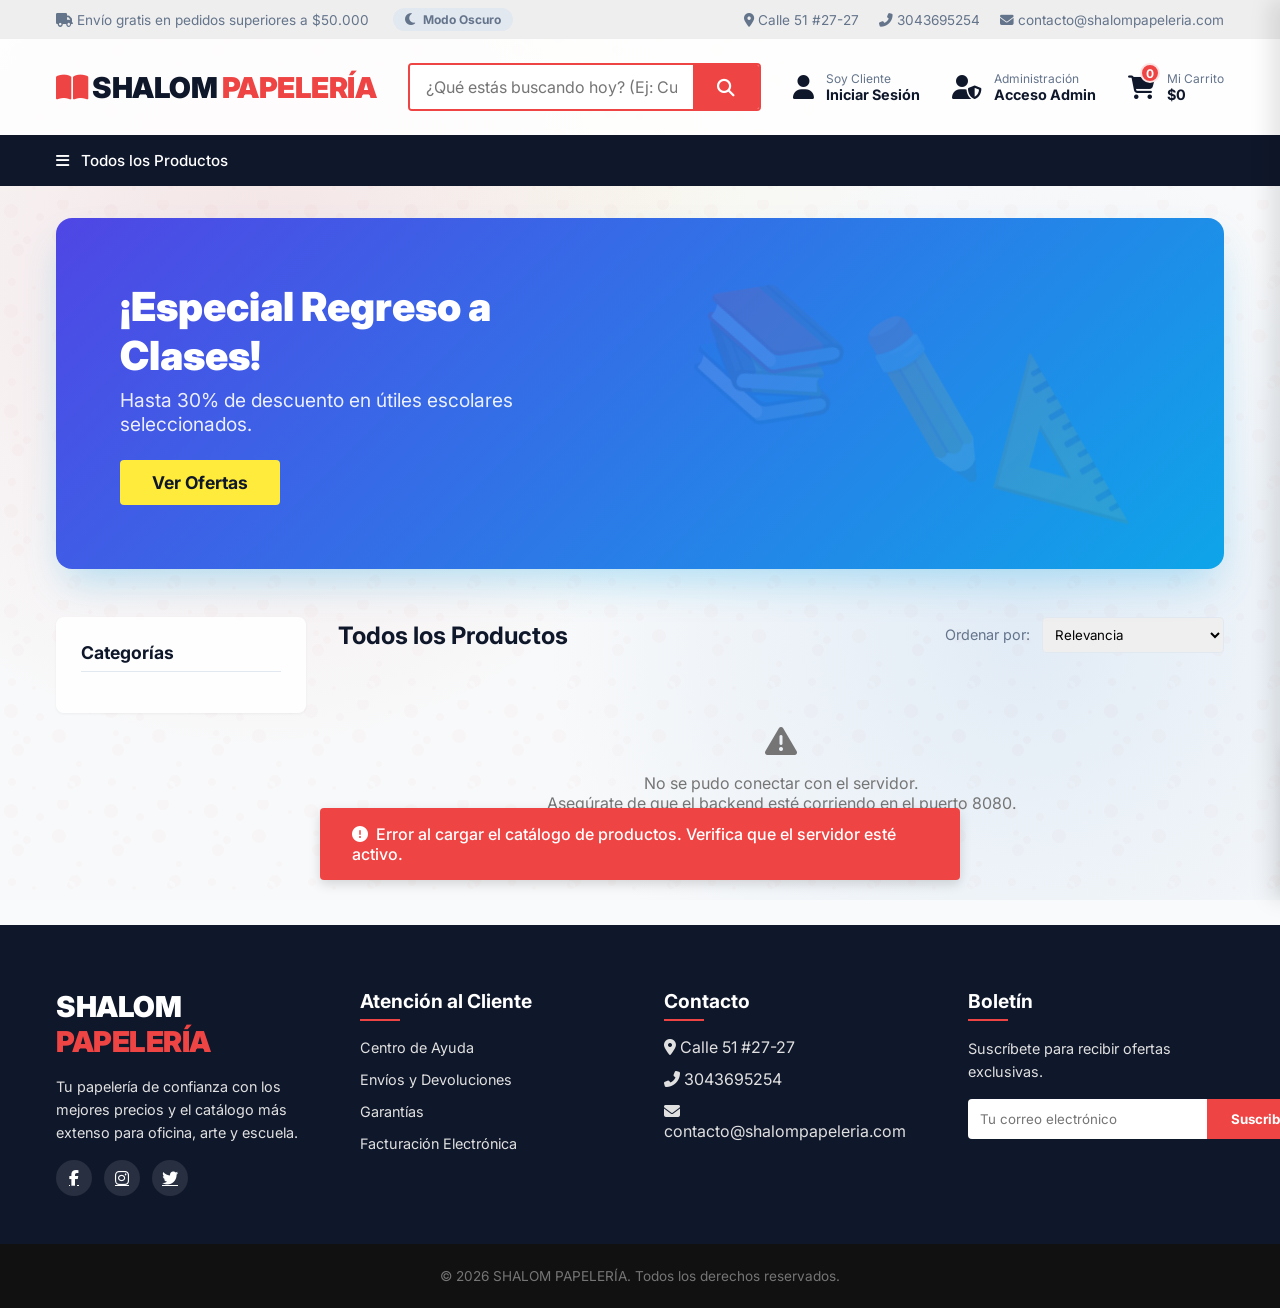
<file: src/main/resources/static/index.html>
<!DOCTYPE html>
<html lang="es">

<head>
    <meta charset="UTF-8">
    <meta name="viewport" content="width=device-width, initial-scale=1.0">
    <title>SHALOM PAPELERIA | Tu papelería de confianza</title>
    <link href="https://fonts.googleapis.com/css2?family=Roboto:wght@300;400;500;700;900&display=swap" rel="stylesheet">
    <link rel="stylesheet" href="https://cdnjs.cloudflare.com/ajax/libs/font-awesome/6.4.0/css/all.min.css">
    <link rel="icon"
        href="data:image/svg+xml,<svg xmlns='http://www.w3.org/2000/svg' viewBox='0 0 100 100'><text y='.9em' font-size='90'>📚</text></svg>">
    <link rel="stylesheet" href="style.css">
    <style>
        .modal {
            display: none;
            position: fixed;
            z-index: 2000;
            left: 0;
            top: 0;
            width: 100%;
            height: 100%;
            background-color: rgba(0, 0, 0, 0.6);
            backdrop-filter: blur(5px);
            overflow-y: auto;
            opacity: 0;
            transition: opacity 0.3s ease;
        }

        .modal.open {
            display: flex;
            align-items: center;
            justify-content: center;
            opacity: 1;
        }

        .modal-content {
            background-color: #fff;
            border-radius: 12px;
            box-shadow: 0 15px 35px rgba(0, 0, 0, 0.2);
            transform: translateY(-20px);
            transition: transform 0.3s ease;
        }

        .modal.open .modal-content {
            transform: translateY(0);
        }

        .btn-cancelar {
            background: #f1f5f9;
            color: #64748b;
            border: 1px solid #e2e8f0;
            padding: 0.75rem 1.5rem;
            border-radius: 6px;
            font-weight: 600;
            cursor: pointer;
            transition: all 0.2s;
        }

        .btn-cancelar:hover {
            background: #e2e8f0;
            color: #1e293b;
        }
    </style>
</head>

<body>
    <!-- Top Header -->
    <div class="top-bar">
        <div class="top-bar-content">
            <div style="display: flex; align-items: center; gap: 1.5rem;">
                <span><i class="fas fa-truck"></i> Envío gratis en pedidos superiores a $50.000</span>
                <div class="theme-toggle" onclick="toggleTheme()"
                    style="cursor: pointer; padding: 0.25rem 0.75rem; background: var(--border); border-radius: 20px; display: flex; align-items: center; gap: 0.5rem; transition: all 0.3s;">
                    <i id="theme-icon" class="fas fa-moon"></i>
                    <span id="theme-text" style="font-weight: bold; font-size: 0.75rem;">Modo Oscuro</span>
                </div>
            </div>
            <div class="top-links">
                <a href="#"><i class="fas fa-map-marker-alt"></i> Calle 51 #27-27</a>
                <a href="#"><i class="fas fa-phone-alt"></i> 3043695254</a>
                <a href="mailto:contacto@shalompapeleria.com"><i class="fas fa-envelope"></i>
                    contacto@shalompapeleria.com</a>
            </div>
        </div>
    </div>

    <!-- Main Header -->
    <header class="main-header">
        <div class="header-container">
            <div class="logo" onclick="cargarTodosLosProductos()">
                <i class="fas fa-book-open text-primary"></i> SHALOM<span class="text-primary"> PAPELERÍA</span>
            </div>

            <div class="search-bar">
                <input type="text" id="search-input" placeholder="¿Qué estás buscando hoy? (Ej: Cuadernos, Lápices...)"
                    autocomplete="off">
                <button onclick="buscarProductos()"><i class="fas fa-search"></i></button>
            </div>

            <div class="header-actions">
                <div class="action-item" id="user-info-section" onclick="window.location.href='login.html'">
                    <i class="fas fa-user text-primary"></i>
                    <div class="action-text">
                        <span id="user-status">Soy Cliente</span>
                        <strong id="user-action">Iniciar Sesión</strong>
                    </div>
                </div>
                <div class="action-item" id="admin-login-section" onclick="window.location.href='login.html'">
                    <i class="fas fa-user-shield text-primary"></i>
                    <div class="action-text">
                        <span>Administración</span>
                        <strong>Acceso Admin</strong>
                    </div>
                </div>
                <div class="action-item cart-icon" onclick="toggleCart()">
                    <div class="cart-badge" id="cart-count">0</div>
                    <i class="fas fa-shopping-cart"></i>
                    <div class="action-text">
                        <span>Mi Carrito</span>
                        <strong id="cart-total-header">$0.00</strong>
                    </div>
                </div>
            </div>
        </div>
    </header>

    <!-- Navigation -->
    <nav class="main-nav">
        <div class="nav-container" id="category-nav">
            <a href="#" onclick="cargarTodosLosProductos()"><i class="fas fa-bars"></i> Todos los Productos</a>
            <!-- Las categorías se insertarán aquí dinámicamente -->
        </div>
    </nav>

    <main class="store-container">
        <!-- Hero Banner -->
        <div class="hero-banner" id="hero-banner">
            <div class="hero-content">
                <h2>¡Especial Regreso a Clases!</h2>
                <p>Hasta 30% de descuento en útiles escolares seleccionados.</p>
                <button class="btn-hero"
                    onclick="document.getElementById('products-grid').scrollIntoView({behavior: 'smooth'})">Ver
                    Ofertas</button>
            </div>
        </div>

        <div class="store-layout">
            <!-- Sidebar -->
            <aside class="sidebar">
                <div class="filter-section">
                    <h3>Categorías</h3>
                    <ul class="category-list" id="sidebar-categories">
                        <!-- Categorías dinámicas -->
                    </ul>
                </div>
            </aside>

            <!-- Product Grid -->
            <section class="products-section">
                <div class="section-header">
                    <h2 id="section-title">Todos los Productos</h2>
                    <div class="sort-by">
                        <label>Ordenar por:</label>
                        <select id="sort-select" onchange="ordenarProductos()">
                            <option value="relevance">Relevancia</option>
                            <option value="price-asc">Precio: Menor a Mayor</option>
                            <option value="price-desc">Precio: Mayor a Menor</option>
                        </select>
                    </div>
                </div>

                <div id="loading-spinner" class="loading-spinner" style="display: none;">
                    <i class="fas fa-circle-notch fa-spin"></i> Cargando productos...
                </div>

                <div id="products-grid" class="products-grid">
                    <!-- Productos cargados dinámicamente -->
                </div>
            </section>
        </div>
    </main>

    <!-- Footer -->
    <footer class="main-footer">
        <div class="footer-container">
            <div class="footer-col">
                <div class="logo">SHALOM<span class="text-primary"> PAPELERÍA</span></div>
                <p>Tu papelería de confianza con los mejores precios y el catálogo más extenso para oficina, arte y
                    escuela.</p>
                <div class="social-links">
                    <a href="#"><i class="fab fa-facebook-f"></i></a>
                    <a href="#"><i class="fab fa-instagram"></i></a>
                    <a href="#"><i class="fab fa-twitter"></i></a>
                </div>
            </div>
            <div class="footer-col">
                <h3>Atención al Cliente</h3>
                <ul>
                    <li><a href="#">Centro de Ayuda</a></li>
                    <li><a href="#">Envíos y Devoluciones</a></li>
                    <li><a href="#">Garantías</a></li>
                    <li><a href="#">Facturación Electrónica</a></li>
                </ul>
            </div>
            <div class="footer-col">
                <h3>Contacto</h3>
                <ul>
                    <li style="margin-bottom: 0.75rem;"><i class="fas fa-map-marker-alt"></i> Calle 51 #27-27</li>
                    <li style="margin-bottom: 0.75rem;"><i class="fas fa-phone-alt"></i> 3043695254</li>
                    <li style="margin-bottom: 0.75rem;"><i class="fas fa-envelope"></i> contacto@shalompapeleria.com
                    </li>
                </ul>
            </div>
            <div class="footer-col">
                <h3>Boletín</h3>
                <p>Suscríbete para recibir ofertas exclusivas.</p>
                <div class="newsletter-form">
                    <input type="email" placeholder="Tu correo electrónico">
                    <button>Suscribir</button>
                </div>
            </div>
        </div>
        <div class="footer-bottom">
            <p>&copy; 2026 SHALOM PAPELERÍA. Todos los derechos reservados.</p>
        </div>
    </footer>

    <!-- Cart Sidebar -->
    <div id="cart-sidebar" class="cart-sidebar">
        <div class="cart-header">
            <h2><i class="fas fa-shopping-cart"></i> Tu Carrito</h2>
            <button class="close-btn" onclick="toggleCart()"><i class="fas fa-times"></i></button>
        </div>
        <div id="cart-items" class="cart-items">
            <!-- Items del carrito -->
        </div>
        <div class="cart-footer">
            <div class="total-row">
                <span>Total:</span>
                <span id="cart-total">$0.00</span>
            </div>
            <button class="checkout-btn" onclick="abrirCheckout()">Procesar Pago <i
                    class="fas fa-arrow-right"></i></button>
        </div>
    </div>
    <!-- Checkout Modal -->
    <div id="checkout-modal" class="modal">
        <div class="modal-content" style="max-width: 500px; padding: 2rem;">
            <div class="modal-header"
                style="display: flex; justify-content: space-between; align-items: center; margin-bottom: 1.5rem;">
                <h2 style="margin: 0;"><i class="fas fa-shopping-bag text-primary"></i> Finalizar Compra</h2>
                <button class="close-btn" onclick="cerrarCheckout()"
                    style="background: none; border: none; font-size: 1.5rem; cursor: pointer;"><i
                        class="fas fa-times"></i></button>
            </div>

            <form id="checkout-form" onsubmit="realizarCompra(event)">
                <div class="form-group" style="margin-bottom: 1rem;">
                    <label style="display: block; margin-bottom: 0.5rem; font-weight: 500;">Dirección de Envío *</label>
                    <input type="text" id="envio-direccion" placeholder="Calle, Carrera, Barrio, Ciudad" required
                        style="width: 100%; padding: 0.75rem; border: 1px solid var(--border); border-radius: 4px;">
                </div>

                <div class="form-group" style="margin-bottom: 1.5rem;">
                    <label style="display: block; margin-bottom: 0.5rem; font-weight: 500;">Método de Pago *</label>
                    <div class="payment-options" style="display: flex; flex-direction: column; gap: 0.75rem;">
                        <label
                            style="display: flex; align-items: center; gap: 0.75rem; padding: 0.75rem; border: 1px solid var(--border); border-radius: 4px; cursor: pointer;">
                            <input type="radio" name="metodo-pago" value="TARJETA" checked>
                            <i class="fas fa-credit-card"></i> Tarjeta de Crédito / Débito
                        </label>
                        <label
                            style="display: flex; align-items: center; gap: 0.75rem; padding: 0.75rem; border: 1px solid var(--border); border-radius: 4px; cursor: pointer;">
                            <input type="radio" name="metodo-pago" value="PSE">
                            <i class="fas fa-university"></i> PSE / Transferencia Bancaria
                        </label>
                        <label id="option-contraentrega"
                            style="display: flex; align-items: center; gap: 0.75rem; padding: 0.75rem; border: 1px solid var(--border); border-radius: 4px; cursor: pointer;">
                            <input type="radio" name="metodo-pago" value="CONTRAENTREGA">
                            <i class="fas fa-hand-holding-usd"></i> Pago Contraentrega
                        </label>
                        <p id="msg-contraentrega"
                            style="font-size: 0.8rem; color: var(--danger); margin: 0; display: none;">* Disponible solo
                            para compras mayores a $25.000</p>
                    </div>
                </div>

                <div id="card-details"
                    style="display: block; margin-bottom: 1.5rem; padding: 1rem; background: #f8fafc; border-radius: 8px;">
                    <p style="margin-top: 0; font-weight: bold; font-size: 0.9rem;"><i class="fas fa-credit-card"></i>
                        Datos de la Tarjeta</p>
                    <div class="form-group" style="margin-bottom: 1rem;">
                        <input type="text" placeholder="Número de Tarjeta"
                            style="width: 100%; padding: 0.5rem; border: 1px solid #ccc; border-radius: 4px;">
                    </div>
                    <div style="display: grid; grid-template-columns: 1fr 1fr; gap: 1rem;">
                        <input type="text" placeholder="MM/YY"
                            style="width: 100%; padding: 0.5rem; border: 1px solid #ccc; border-radius: 4px;">
                        <input type="text" placeholder="CVV"
                            style="width: 100%; padding: 0.5rem; border: 1px solid #ccc; border-radius: 4px;">
                    </div>
                </div>

                <div id="pse-details"
                    style="display: none; margin-bottom: 1.5rem; padding: 1rem; background: #f0f7ff; border-radius: 8px; border: 1px solid #cce3ff;">
                    <p style="margin-top: 0; font-weight: bold; font-size: 0.9rem;"><i class="fas fa-university"></i>
                        Detalles de PSE</p>
                    <div class="form-group" style="margin-bottom: 1rem;">
                        <label style="font-size: 0.85rem;">Tipo de Persona</label>
                        <select style="width: 100%; padding: 0.5rem; border: 1px solid #ccc; border-radius: 4px;">
                            <option value="natural">Persona Natural</option>
                            <option value="juridica">Persona Jurídica</option>
                        </select>
                    </div>
                    <div class="form-group">
                        <label style="font-size: 0.85rem;">Selecciona tu Banco</label>
                        <select id="banco-select"
                            style="width: 100%; padding: 0.5rem; border: 1px solid #ccc; border-radius: 4px;">
                            <option value="">-- Selecciona un banco --</option>
                            <option value="bancolombia">Bancolombia</option>
                            <option value="davivienda">Davivienda</option>
                            <option value="bogota">Banco de Bogotá</option>
                            <option value="bbva">BBVA</option>
                            <option value="nequi">Nequi</option>
                            <option value="daviplata">DaviPlata</option>
                            <option value="occidente">Banco de Occidente</option>
                            <option value="popular">Banco Popular</option>
                            <option value="itau">Itaú</option>
                            <option value="scotiabank">Scotiabank Colpatria</option>
                        </select>
                    </div>
                </div>

                <div style="border-top: 1px solid var(--border); padding-top: 1rem; margin-top: 1rem;">
                    <div
                        style="display: flex; justify-content: space-between; font-size: 1.2rem; font-weight: bold; margin-bottom: 1.5rem;">
                        <span>Total a Pagar:</span>
                        <span id="checkout-total-val">$0.00</span>
                    </div>
                    <div style="display: grid; grid-template-columns: 1fr 1fr; gap: 1rem;">
                        <button type="button" class="btn-cancelar" onclick="cancelarCompra()">Cancelar Compra</button>
                        <button type="submit" class="checkout-btn" id="btn-confirmar-pago">Confirmar y Pagar</button>
                    </div>
                </div>
            </form>
        </div>
    </div>

    <div id="overlay" class="overlay" onclick="toggleCart()"></div>

    <!-- Notification Toast -->
    <div id="toast" class="toast"></div>

    <script src="app.js"></script>
</body>

</html>
</file>
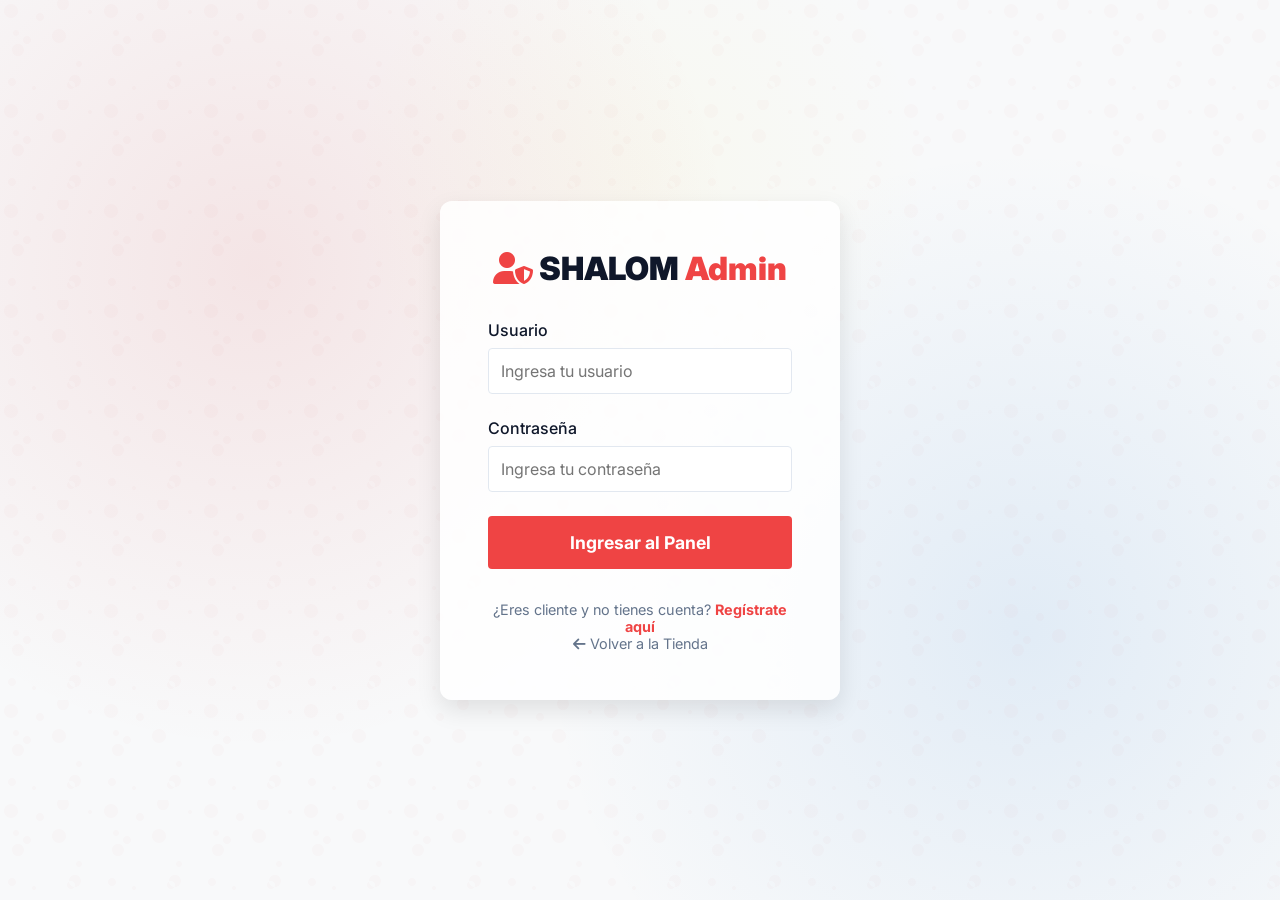
<file: src/main/resources/static/admin.html>
<!DOCTYPE html>
<html lang="es">
<head>
    <meta charset="UTF-8">
    <meta name="viewport" content="width=device-width, initial-scale=1.0">
    <title>Admin Dashboard | SHALOM PAPELERÍA</title>
    <link href="https://fonts.googleapis.com/css2?family=Roboto:wght@300;400;500;700;900&display=swap" rel="stylesheet">
    <link rel="stylesheet" href="https://cdnjs.cloudflare.com/ajax/libs/font-awesome/6.4.0/css/all.min.css">
    <link rel="stylesheet" href="style.css">
    <script>
        // Protección de Ruta
        if (sessionStorage.getItem('adminAuth') !== 'true') {
            window.location.href = 'login.html';
        }
    </script>
    <style>
        .admin-container {
            max-width: 1200px;
            margin: 2rem auto;
            padding: 0 1rem;
        }
        .admin-header {
            display: flex;
            justify-content: space-between;
            align-items: center;
            margin-bottom: 2rem;
        }
        .admin-header h1 {
            font-size: 2rem;
            color: var(--text-main);
        }
        .btn-primary {
            background: var(--primary);
            color: white;
            border: none;
            padding: 0.75rem 1.5rem;
            border-radius: 4px;
            font-weight: bold;
            cursor: pointer;
            transition: background 0.2s;
        }
        .btn-primary:hover {
            background: var(--primary-hover);
        }
        
        /* Table Styles */
        .admin-table-container {
            background: var(--surface);
            border-radius: 8px;
            box-shadow: 0 4px 6px rgba(0,0,0,0.05);
            overflow-x: auto;
        }
        table {
            width: 100%;
            border-collapse: collapse;
        }
        th, td {
            padding: 1rem;
            text-align: left;
            border-bottom: 1px solid var(--border);
        }
        th {
            background: #f8fafc;
            font-weight: 600;
            color: var(--text-muted);
            text-transform: uppercase;
            font-size: 0.85rem;
        }
        tr:hover {
            background: #f8fafc;
        }
        .status-badge {
            padding: 0.25rem 0.75rem;
            border-radius: 50px;
            font-size: 0.8rem;
            font-weight: bold;
        }
        .status-active { background: #e8f5e9; color: var(--success); }
        .status-inactive { background: #ffebee; color: var(--danger); }
        
        .action-btns button {
            background: none;
            border: none;
            cursor: pointer;
            font-size: 1.1rem;
            margin-right: 0.5rem;
            transition: color 0.2s;
        }
        .btn-edit { color: var(--secondary); }
        .btn-edit:hover { color: #0d47a1; }
        .btn-delete { color: var(--danger); }
        .btn-delete:hover { color: #b71c1c; }

        /* Modal Styles */
        .modal {
            display: none;
            position: fixed;
            top: 0; left: 0; width: 100%; height: 100%;
            background: rgba(0,0,0,0.5);
            z-index: 2000;
            align-items: center;
            justify-content: center;
        }
        .modal.open {
            display: flex;
        }
        .modal-content {
            background: var(--surface);
            border-radius: 8px;
            width: 100%;
            max-width: 500px;
            padding: 2rem;
            box-shadow: 0 10px 25px rgba(0,0,0,0.2);
            position: relative;
        }
        .modal-header {
            display: flex;
            justify-content: space-between;
            align-items: center;
            margin-bottom: 1.5rem;
        }
        .modal-header h2 { font-size: 1.5rem; }
        .modal-close {
            background: none; border: none; font-size: 1.5rem; cursor: pointer; color: var(--text-muted);
        }
        .form-group {
            margin-bottom: 1.25rem;
        }
        .form-group label {
            display: block;
            margin-bottom: 0.5rem;
            font-weight: 500;
            color: var(--text-main);
        }
        .form-group input, .form-group textarea, .form-group select {
            width: 100%;
            padding: 0.75rem;
            border: 1px solid var(--border);
            border-radius: 4px;
            font-family: 'Roboto', sans-serif;
        }
        .form-group input:focus, .form-group textarea:focus {
            outline: none;
            border-color: var(--primary);
        }
        .form-actions {
            display: flex;
            justify-content: flex-end;
            gap: 1rem;
            margin-top: 2rem;
        }
        .btn-cancel {
            background: var(--bg);
            color: var(--text-main);
            border: 1px solid var(--border);
            padding: 0.75rem 1.5rem;
            border-radius: 4px;
            cursor: pointer;
        }
        .tab-btn {
            background: none;
            border: none;
            padding: 0.5rem 1rem;
            cursor: pointer;
            font-weight: 500;
            color: var(--text-muted);
            border-bottom: 2px solid transparent;
            transition: all 0.2s;
        }
        .tab-btn.active {
            color: var(--primary);
            border-bottom-color: var(--primary);
        }
    </style>
</head>
<body>
    <!-- Main Header (Admin Mode) -->
    <header class="main-header">
        <div class="header-container">
            <div class="logo">
                <i class="fas fa-cog text-primary"></i> SHALOM<span class="text-primary"> Admin</span>
            </div>
            
            <div class="header-actions" style="display: flex; gap: 1.5rem; align-items: center;">
                <a href="index.html" style="text-decoration: none; display: flex; align-items: center; gap: 0.5rem; color: var(--secondary); font-weight: 500;">
                    <i class="fas fa-store"></i> Volver a la Tienda
                </a>
                <a href="#" onclick="cerrarSesion()" style="text-decoration: none; display: flex; align-items: center; gap: 0.5rem; color: var(--danger); font-weight: 500;">
                    <i class="fas fa-sign-out-alt"></i> Cerrar Sesión
                </a>
            </div>
        </div>
    </header>

    <main class="admin-container">
        <!-- Dashboard Summary -->
        <div class="admin-summary" style="display: grid; grid-template-columns: repeat(auto-fit, minmax(200px, 1fr)); gap: 1.5rem; margin-bottom: 2rem;">
            <div class="summary-card" style="background: var(--surface); padding: 1.5rem; border-radius: 8px; box-shadow: 0 2px 4px rgba(0,0,0,0.05); border-left: 4px solid var(--success);">
                <span style="color: var(--text-muted); font-size: 0.85rem; text-transform: uppercase; font-weight: bold;">Ventas de Hoy</span>
                <h2 id="summary-ventas-hoy" style="font-size: 1.8rem; margin: 0.5rem 0;">$0</h2>
                <span id="summary-pedidos-hoy" style="font-size: 0.85rem; color: var(--text-muted);">0 pedidos realizados</span>
            </div>
            <div class="summary-card" style="background: var(--surface); padding: 1.5rem; border-radius: 8px; box-shadow: 0 2px 4px rgba(0,0,0,0.05); border-left: 4px solid var(--primary);">
                <span style="color: var(--text-muted); font-size: 0.85rem; text-transform: uppercase; font-weight: bold;">Productos en Stock</span>
                <h2 id="summary-stock-total" style="font-size: 1.8rem; margin: 0.5rem 0;">0</h2>
                <span style="font-size: 0.85rem; color: var(--text-muted);">Unidades totales</span>
            </div>
        </div>

        <div class="admin-tabs" style="margin-bottom: 2rem; display: flex; gap: 1rem; border-bottom: 2px solid var(--border); padding-bottom: 0.5rem;">
            <button class="tab-btn active" id="tab-inventario" onclick="switchTab('inventario')">Inventario</button>
            <button class="tab-btn" id="tab-pedidos" onclick="switchTab('pedidos')">Pedidos</button>
        </div>

        <div id="section-inventario">
            <div class="admin-header">
                <h1>Gestión de Inventario</h1>
                <button class="btn-primary" onclick="abrirModal()">
                    <i class="fas fa-plus"></i> Nuevo Producto
                </button>
            </div>

            <div class="admin-table-container">
                <table>
                    <thead>
                        <tr>
                            <th>ID</th>
                            <th>Producto</th>
                            <th>Categoría</th>
                            <th>Precio</th>
                            <th>Stock</th>
                            <th>Estado</th>
                            <th>Acciones</th>
                        </tr>
                    </thead>
                    <tbody id="admin-table-body">
                        <!-- Products injected here -->
                        <tr><td colspan="7" style="text-align:center;">Cargando inventario...</td></tr>
                    </tbody>
                </table>
            </div>
        </div>

        <div id="section-pedidos" style="display: none;">
            <div class="admin-header">
                <h1>Pedidos de Clientes</h1>
                <button class="btn-primary" onclick="cargarPedidos()">
                    <i class="fas fa-sync"></i> Actualizar
                </button>
            </div>

            <div class="admin-table-container">
                <table>
                    <thead>
                        <tr>
                            <th>ID Pedido</th>
                            <th>Fecha</th>
                            <th>Cliente</th>
                            <th>Correo</th>
                            <th>Total</th>
                            <th>Acciones</th>
                        </tr>
                    </thead>
                    <tbody id="pedidos-table-body">
                        <!-- Orders injected here -->
                        <tr><td colspan="6" style="text-align:center;">Cargando pedidos...</td></tr>
                    </tbody>
                </table>
            </div>
        </div>
    </main>

    <!-- Modal Form -->
    <div class="modal" id="productModal">
        <div class="modal-content">
            <div class="modal-header">
                <h2 id="modalTitle">Nuevo Producto</h2>
                <button class="modal-close" onclick="cerrarModal()"><i class="fas fa-times"></i></button>
            </div>
            <form id="productForm" onsubmit="guardarProducto(event)">
                <input type="hidden" id="prodId">
                <div class="form-group">
                    <label>Nombre del Producto *</label>
                    <input type="text" id="prodNombre" required>
                </div>
                <div class="form-group">
                    <label>Categoría</label>
                    <input type="text" id="prodCategoria" placeholder="Ej: Cuadernos, Escritura...">
                </div>
                <div class="form-group">
                    <label>URL de la Imagen (Opcional)</label>
                    <input type="url" id="prodImagenUrl" placeholder="https://ejemplo.com/imagen.jpg">
                </div>
                <div style="display: grid; grid-template-columns: 1fr 1fr; gap: 1rem;">
                    <div class="form-group">
                        <label>Precio ($) *</label>
                        <input type="number" step="0.01" id="prodPrecio" required min="0">
                    </div>
                    <div class="form-group">
                        <label>Stock *</label>
                        <input type="number" id="prodStock" required min="0">
                    </div>
                </div>
                <div class="form-group">
                    <label>Descripción</label>
                    <textarea id="prodDesc" rows="3"></textarea>
                </div>
                <div class="form-group">
                    <label>Estado</label>
                    <select id="prodActivo">
                        <option value="true">Activo</option>
                        <option value="false">Inactivo</option>
                    </select>
                </div>
                <div class="form-actions">
                    <button type="button" class="btn-cancel" onclick="cerrarModal()">Cancelar</button>
                    <button type="submit" class="btn-primary" id="btnGuardar">Guardar Producto</button>
                </div>
            </form>
        </div>
    </div>

    <!-- Modal Detalles Pedido -->
    <div class="modal" id="pedidoModal">
        <div class="modal-content" style="max-width: 600px;">
            <div class="modal-header">
                <h2>Detalles del Pedido</h2>
                <button class="modal-close" onclick="cerrarPedidoModal()"><i class="fas fa-times"></i></button>
            </div>
            <div id="pedido-detalles-content">
                <!-- Order details injected here -->
            </div>
            <div class="form-actions">
                <button type="button" class="btn-primary" onclick="cerrarPedidoModal()">Cerrar</button>
            </div>
        </div>
    </div>

    <!-- Notification Toast -->
    <div id="toast" class="toast"></div>

    <script src="admin.js"></script>
</body>
</html>
</file>
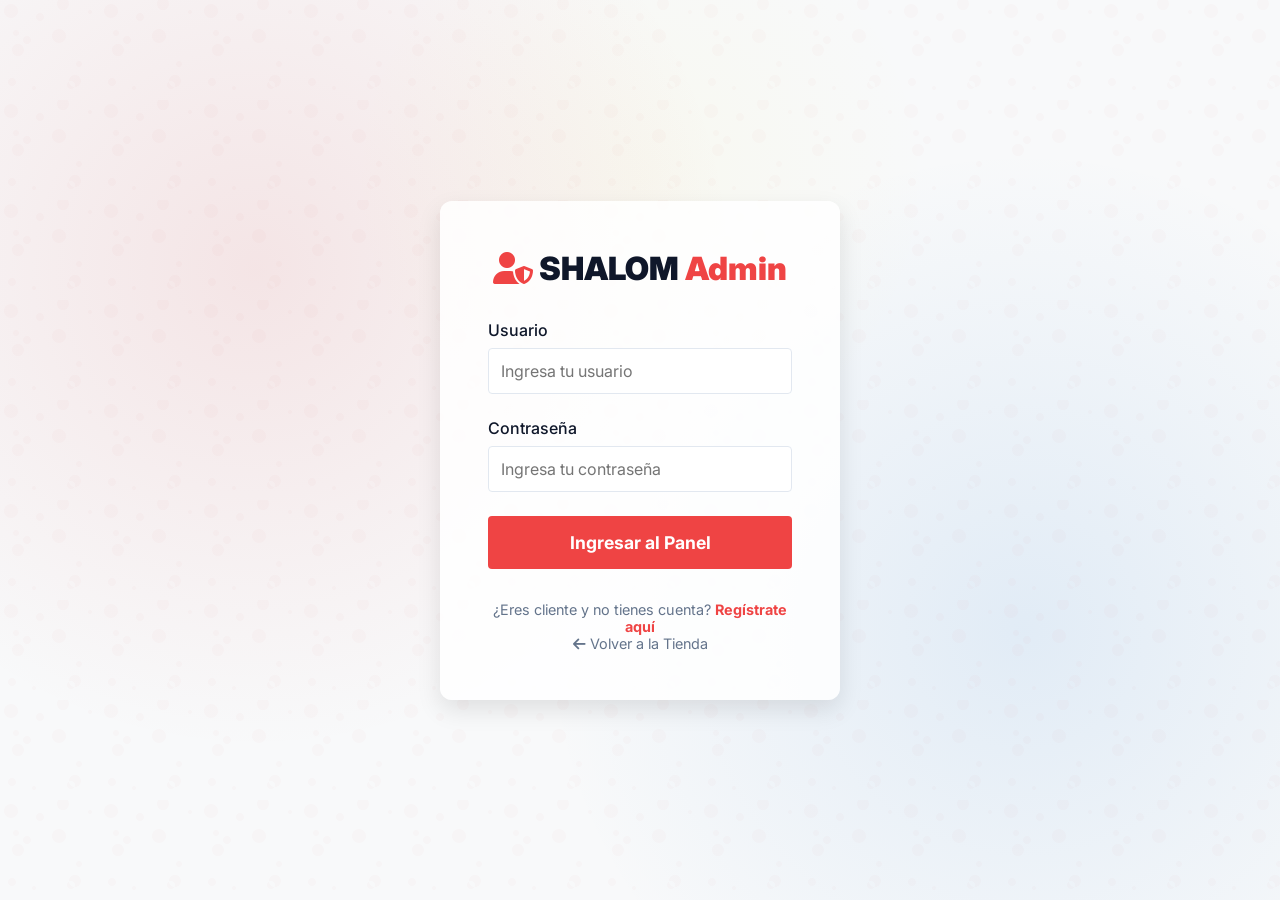
<file: src/main/resources/static/login.html>
<!DOCTYPE html>
<html lang="es">
<head>
    <meta charset="UTF-8">
    <meta name="viewport" content="width=device-width, initial-scale=1.0">
    <title>Login Admin | SHALOM PAPELERÍA</title>
    <link href="https://fonts.googleapis.com/css2?family=Roboto:wght@300;400;500;700;900&display=swap" rel="stylesheet">
    <link rel="stylesheet" href="https://cdnjs.cloudflare.com/ajax/libs/font-awesome/6.4.0/css/all.min.css">
    <link rel="stylesheet" href="style.css">
    <link rel="icon" href="data:image/svg+xml,<svg xmlns='http://www.w3.org/2000/svg' viewBox='0 0 100 100'><text y='.9em' font-size='90'>📚</text></svg>">
    <style>
        body {
            display: flex;
            align-items: center;
            justify-content: center;
            height: 100vh;
            background: linear-gradient(135deg, var(--bg) 0%, #e0e0e0 100%);
        }
        .login-card {
            background: var(--surface);
            padding: 3rem;
            border-radius: 12px;
            box-shadow: 0 10px 25px rgba(0,0,0,0.1);
            width: 100%;
            max-width: 400px;
            text-align: center;
        }
        .login-logo {
            font-size: 2rem;
            font-weight: 900;
            margin-bottom: 2rem;
            color: var(--text-main);
        }
        .login-form {
            text-align: left;
        }
        .form-group {
            margin-bottom: 1.5rem;
        }
        .form-group label {
            display: block;
            margin-bottom: 0.5rem;
            font-weight: 500;
            color: var(--text-main);
        }
        .form-group input {
            width: 100%;
            padding: 0.75rem;
            border: 1px solid var(--border);
            border-radius: 4px;
            font-size: 1rem;
        }
        .form-group input:focus {
            outline: none;
            border-color: var(--primary);
        }
        .btn-login {
            background: var(--primary);
            color: white;
            border: none;
            width: 100%;
            padding: 1rem;
            border-radius: 4px;
            font-size: 1.1rem;
            font-weight: bold;
            cursor: pointer;
            transition: background 0.2s;
            margin-bottom: 1rem;
        }
        .btn-login:hover {
            background: var(--primary-hover);
        }
        .back-link {
            display: block;
            text-align: center;
            color: var(--text-muted);
            text-decoration: none;
            font-size: 0.9rem;
            transition: color 0.2s;
        }
        .back-link:hover {
            color: var(--primary);
        }
    </style>
</head>
<body>

    <div class="login-card">
        <div class="login-logo">
            <i class="fas fa-user-shield text-primary"></i> SHALOM<span class="text-primary"> Admin</span>
        </div>
        
        <form id="loginForm" class="login-form">
            <div class="form-group">
                <label for="username">Usuario</label>
                <input type="text" id="username" placeholder="Ingresa tu usuario" autocomplete="off" required>
            </div>
            <div class="form-group">
                <label for="password">Contraseña</label>
                <input type="password" id="password" placeholder="Ingresa tu contraseña" autocomplete="current-password" required>
            </div>
            
            <button type="submit" class="btn-login">Ingresar al Panel</button>
        </form>
        <p style="text-align: center; font-size: 0.9rem; color: var(--text-muted); margin-top: 1rem;">
            ¿Eres cliente y no tienes cuenta? <a href="register.html" style="color: var(--primary); text-decoration: none; font-weight: bold;">Regístrate aquí</a>
        </p>

        <a href="index.html" class="back-link"><i class="fas fa-arrow-left"></i> Volver a la Tienda</a>
    </div>

    <!-- Notification Toast -->
    <div id="toast" class="toast"></div>

    <script src="login.js"></script>
</body>
</html>
</file>
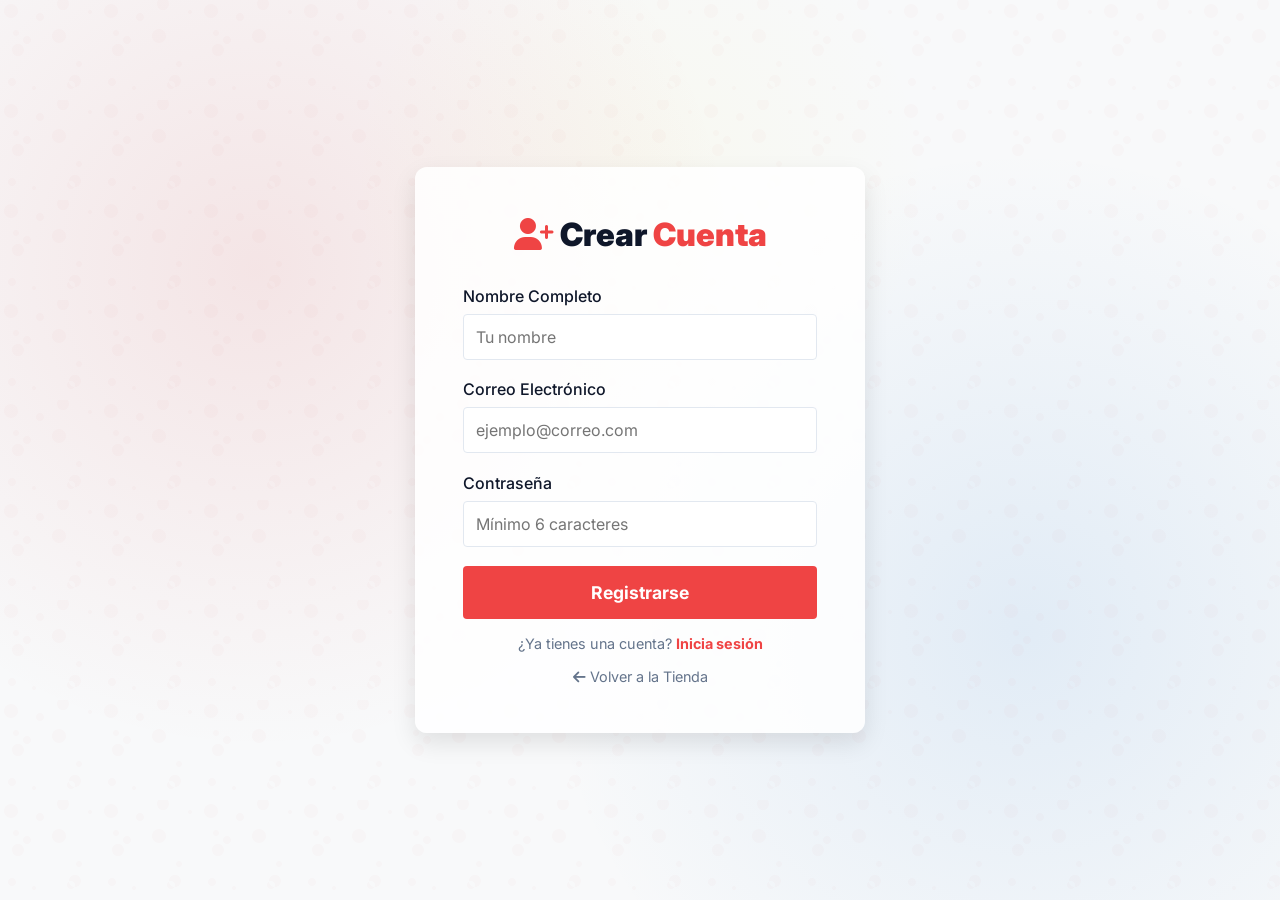
<file: src/main/resources/static/register.html>
<!DOCTYPE html>
<html lang="es">
<head>
    <meta charset="UTF-8">
    <meta name="viewport" content="width=device-width, initial-scale=1.0">
    <title>Registro de Usuario | SHALOM PAPELERÍA</title>
    <link href="https://fonts.googleapis.com/css2?family=Roboto:wght@300;400;500;700;900&display=swap" rel="stylesheet">
    <link rel="stylesheet" href="https://cdnjs.cloudflare.com/ajax/libs/font-awesome/6.4.0/css/all.min.css">
    <link rel="stylesheet" href="style.css">
    <link rel="icon" href="data:image/svg+xml,<svg xmlns='http://www.w3.org/2000/svg' viewBox='0 0 100 100'><text y='.9em' font-size='90'>📚</text></svg>">
    <style>
        body {
            display: flex;
            align-items: center;
            justify-content: center;
            height: 100vh;
            background: linear-gradient(135deg, var(--bg) 0%, #e0e0e0 100%);
        }
        .login-card {
            background: var(--surface);
            padding: 3rem;
            border-radius: 12px;
            box-shadow: 0 10px 25px rgba(0,0,0,0.1);
            width: 100%;
            max-width: 450px;
            text-align: center;
        }
        .login-logo {
            font-size: 2rem;
            font-weight: 900;
            margin-bottom: 2rem;
            color: var(--text-main);
        }
        .login-form {
            text-align: left;
        }
        .form-group {
            margin-bottom: 1.2rem;
        }
        .form-group label {
            display: block;
            margin-bottom: 0.5rem;
            font-weight: 500;
            color: var(--text-main);
        }
        .form-group input {
            width: 100%;
            padding: 0.75rem;
            border: 1px solid var(--border);
            border-radius: 4px;
            font-size: 1rem;
        }
        .form-group input:focus {
            outline: none;
            border-color: var(--primary);
        }
        .btn-login {
            background: var(--primary);
            color: white;
            border: none;
            width: 100%;
            padding: 1rem;
            border-radius: 4px;
            font-size: 1.1rem;
            font-weight: bold;
            cursor: pointer;
            transition: background 0.2s;
            margin-bottom: 1rem;
        }
        .btn-login:hover {
            background: var(--primary-hover);
        }
        .back-link {
            display: block;
            text-align: center;
            color: var(--text-muted);
            text-decoration: none;
            font-size: 0.9rem;
            transition: color 0.2s;
            margin-top: 1rem;
        }
        .back-link:hover {
            color: var(--primary);
        }
    </style>
</head>
<body>

    <div class="login-card">
        <div class="login-logo">
            <i class="fas fa-user-plus text-primary"></i> Crear<span class="text-primary"> Cuenta</span>
        </div>
        
        <form id="registerForm" class="login-form">
            <div class="form-group">
                <label for="nombre">Nombre Completo</label>
                <input type="text" id="nombre" placeholder="Tu nombre" autocomplete="name" required>
            </div>
            <div class="form-group">
                <label for="email">Correo Electrónico</label>
                <input type="email" id="email" placeholder="ejemplo@correo.com" autocomplete="email" required>
            </div>
            <div class="form-group">
                <label for="password">Contraseña</label>
                <input type="password" id="password" placeholder="Mínimo 6 caracteres" minlength="6" autocomplete="new-password" required>
            </div>
            
            <button type="submit" class="btn-login">Registrarse</button>
        </form>

        <p style="font-size: 0.9rem; color: var(--text-muted);">
            ¿Ya tienes una cuenta? <a href="login.html" style="color: var(--primary); text-decoration: none; font-weight: bold;">Inicia sesión</a>
        </p>

        <a href="index.html" class="back-link"><i class="fas fa-arrow-left"></i> Volver a la Tienda</a>
    </div>

    <!-- Notification Toast -->
    <div id="toast" class="toast"></div>

    <script src="register.js"></script>
</body>
</html>
</file>
<file: src/main/resources/static/style.css>
@import url('https://fonts.googleapis.com/css2?family=Inter:wght@300;400;500;600;700;800;900&display=swap');

:root {
    --primary: #ef4444; /* Modern Vibrant Red */
    --primary-hover: #dc2626;
    --secondary: #3b82f6; /* Modern Blue */
    --bg: #f8fafc; /* Crisp light background */
    --surface: rgba(255, 255, 255, 0.85); /* Glassmorphism base */
    --text-main: #0f172a;
    --text-muted: #64748b;
    --border: #e2e8f0;
    --success: #10b981;
    --danger: #ef4444;
    --warning: #f59e0b;
}

body.dark-mode {
    --bg: #0f172a; /* Deep modern dark blue/gray */
    --surface: rgba(30, 41, 59, 0.85); /* Glassmorphism dark base */
    --text-main: #f8fafc;
    --text-muted: #94a3b8;
    --border: #334155;
    --primary: #f87171;
    --primary-hover: #ef4444;
    --secondary: #38bdf8;
}

body.dark-mode .top-bar {
    background-color: #1a1a1a;
}

body.dark-mode .search-bar input {
    background-color: #2a2a2a;
    color: white;
}

body.dark-mode .product-image {
    background-color: #252525;
}

body.dark-mode .cart-item-controls {
    background-color: #2a2a2a;
}

body.dark-mode .modal-content {
    background-color: #1e1e1e;
    color: white;
}

body.dark-mode .btn-cancelar {
    background: #2a2a2a;
    color: #a0a0a0;
    border-color: #444;
}

body.dark-mode input, 
body.dark-mode select, 
body.dark-mode textarea {
    background-color: #2a2a2a;
    color: white;
    border-color: #444;
}

body.dark-mode .hero-banner {
    background: linear-gradient(135deg, #1a237e 0%, #000000 100%);
}

body.dark-mode .main-footer {
    background: #0a0a0a;
}

body.dark-mode .footer-bottom {
    background: #000;
}

body.dark-mode .newsletter-form input {
    background-color: #333;
    color: white;
}

* {
    margin: 0;
    padding: 0;
    box-sizing: border-box;
    font-family: 'Inter', -apple-system, BlinkMacSystemFont, 'Segoe UI', Roboto, Helvetica, Arial, sans-serif;
}

body {
    background: var(--bg);
    color: var(--text-main);
    -webkit-font-smoothing: antialiased;
    min-height: 100vh;
    position: relative;
    overflow-x: hidden;
}

/* Elegant Background Effect */
body::before {
    content: '';
    position: fixed;
    top: 0;
    left: 0;
    width: 100%;
    height: 100%;
    background: 
        radial-gradient(circle at 20% 30%, rgba(211, 47, 47, 0.1) 0%, transparent 40%),
        radial-gradient(circle at 80% 70%, rgba(25, 118, 210, 0.1) 0%, transparent 40%),
        radial-gradient(circle at 50% 20%, rgba(255, 235, 59, 0.05) 0%, transparent 30%),
        #f8f9fa;
    z-index: -1;
    animation: moveBG 20s ease-in-out infinite alternate;
}

@keyframes moveBG {
    0% { background-position: 0% 0%; }
    100% { background-position: 100% 100%; }
}

body.dark-mode::before {
    background: 
        radial-gradient(circle at 20% 30%, rgba(255, 82, 82, 0.15) 0%, transparent 40%),
        radial-gradient(circle at 80% 70%, rgba(100, 181, 246, 0.15) 0%, transparent 40%),
        radial-gradient(circle at 50% 20%, rgba(255, 235, 59, 0.05) 0%, transparent 30%),
        #0a0a0a;
}

body::after {
    content: '';
    position: fixed;
    top: 0;
    left: 0;
    width: 100%;
    height: 100%;
    background-image: url("data:image/svg+xml,%3Csvg width='100' height='100' viewBox='0 0 100 100' xmlns='http://www.w3.org/2000/svg'%3E%3Cpath d='M11 18c3.866 0 7-3.134 7-7s-3.134-7-7-7-7 3.134-7 7 3.134 7 7 7zm48 25c3.866 0 7-3.134 7-7s-3.134-7-7-7-7 3.134-7 7 3.134 7 7 7zm-43-7c1.657 0 3-1.343 3-3s-1.343-3-3-3-3 1.343-3 3 1.343 3 3 3zm63 31c1.657 0 3-1.343 3-3s-1.343-3-3-3-3 1.343-3 3 1.343 3 3 3zM34 90c1.105 0 2-.895 2-2s-.895-2-2-2-2 .895-2 2 .895 2 2 2zm56-76c1.105 0 2-.895 2-2s-.895-2-2-2-2 .895-2 2 .895 2 2 2zM12 86c2.21 0 4-1.79 4-4s-1.79-4-4-4-4 1.79-4 4 1.79 4 4 4zm28-65c2.21 0 4-1.79 4-4s-1.79-4-4-4-4 1.79-4 4 1.79 4 4 4zm23-11c3.314 0 6-2.686 6-6s-2.686-6-6-6-6 2.686-6 6 2.686 6 6 6zm-45 46c3.314 0 6-2.686 6-6s-2.686-6-6-6-6 2.686-6 6 2.686 6 6 6zm57 31c3.314 0 6-2.686 6-6s-2.686-6-6-6-6 2.686-6 6 2.686 6 6 6zM27 44c2.21 0 4-1.79 4-4s-1.79-4-4-4-4 1.79-4 4 1.79 4 4 4zm44 45c2.21 0 4-1.79 4-4s-1.79-4-4-4-4 1.79-4 4 1.79 4 4 4z' fill='%23d32f2f' fill-opacity='0.02' fill-rule='evenodd'/%3E%3C/svg%3E");
    z-index: -1;
    pointer-events: none;
}

body.dark-mode::after {
    background-image: url("data:image/svg+xml,%3Csvg width='100' height='100' viewBox='0 0 100 100' xmlns='http://www.w3.org/2000/svg'%3E%3Cpath d='M11 18c3.866 0 7-3.134 7-7s-3.134-7-7-7-7 3.134-7 7 3.134 7 7 7zm48 25c3.866 0 7-3.134 7-7s-3.134-7-7-7-7 3.134-7 7 3.134 7 7 7zm-43-7c1.657 0 3-1.343 3-3s-1.343-3-3-3-3 1.343-3 3 1.343 3 3 3zm63 31c1.657 0 3-1.343 3-3s-1.343-3-3-3-3 1.343-3 3 1.343 3 3 3zM34 90c1.105 0 2-.895 2-2s-.895-2-2-2-2 .895-2 2 .895 2 2 2zm56-76c1.105 0 2-.895 2-2s-.895-2-2-2-2 .895-2 2 .895 2 2 2zM12 86c2.21 0 4-1.79 4-4s-1.79-4-4-4-4 1.79-4 4 1.79 4 4 4zm28-65c2.21 0 4-1.79 4-4s-1.79-4-4-4-4 1.79-4 4 1.79 4 4 4zm23-11c3.314 0 6-2.686 6-6s-2.686-6-6-6-6 2.686-6 6 2.686 6 6 6zm-45 46c3.314 0 6-2.686 6-6s-2.686-6-6-6-6 2.686-6 6 2.686 6 6 6zm57 31c3.314 0 6-2.686 6-6s-2.686-6-6-6-6 2.686-6 6 2.686 6 6 6zM27 44c2.21 0 4-1.79 4-4s-1.79-4-4-4-4 1.79-4 4 1.79 4 4 4zm44 45c2.21 0 4-1.79 4-4s-1.79-4-4-4-4 1.79-4 4 1.79 4 4 4z' fill='%23ffffff' fill-opacity='0.03' fill-rule='evenodd'/%3E%3C/svg%3E");
}

.sidebar, .product-card, .admin-container, .modal-content {
    backdrop-filter: blur(8px);
    border: 1px solid rgba(255, 255, 255, 0.1);
}

body.dark-mode .sidebar, 
body.dark-mode .product-card, 
body.dark-mode .admin-container,
body.dark-mode .modal-content {
    background: rgba(30, 30, 30, 0.8);
    border: 1px solid rgba(255, 255, 255, 0.05);
}

.text-primary { color: var(--primary); }

/* Top Bar */
.top-bar {
    background-color: #eeeeee;
    color: var(--text-muted);
    font-size: 0.85rem;
    padding: 0.5rem 0;
}

.top-bar-content {
    max-width: 1200px;
    margin: 0 auto;
    padding: 0 1rem;
    display: flex;
    justify-content: space-between;
    align-items: center;
}

.top-links a {
    color: var(--text-muted);
    text-decoration: none;
    margin-left: 1rem;
    transition: color 0.2s;
}

.top-links a:hover {
    color: var(--primary);
}

.admin-link {
    font-weight: bold;
    color: var(--primary) !important;
}

.theme-toggle:hover {
    filter: brightness(0.9);
    transform: scale(1.05);
}
body.dark-mode .theme-toggle {
    background: #444 !important;
}

/* Main Header */
.main-header {
    background: var(--surface);
    padding: 1.5rem 0;
    box-shadow: 0 2px 4px rgba(0,0,0,0.05);
    position: sticky;
    top: 0;
    z-index: 100;
}

.header-container {
    max-width: 1200px;
    margin: 0 auto;
    padding: 0 1rem;
    display: flex;
    justify-content: space-between;
    align-items: center;
    gap: 2rem;
}

.logo {
    font-size: 1.8rem;
    font-weight: 900;
    cursor: pointer;
    color: var(--text-main);
    letter-spacing: -0.5px;
}

.search-bar {
    flex-grow: 1;
    display: flex;
    max-width: 600px;
    border: 2px solid var(--primary);
    border-radius: 4px;
    overflow: hidden;
}

.search-bar input {
    flex-grow: 1;
    border: none;
    padding: 0.75rem 1rem;
    font-size: 1rem;
    outline: none;
}

.search-bar button {
    background: var(--primary);
    color: white;
    border: none;
    padding: 0 1.5rem;
    cursor: pointer;
    font-size: 1.1rem;
    transition: background 0.2s;
}

.search-bar button:hover {
    background: var(--primary-hover);
}

.header-actions {
    display: flex;
    gap: 2rem;
}

.action-item {
    display: flex;
    align-items: center;
    gap: 0.75rem;
    cursor: pointer;
    position: relative;
}

.action-item i {
    font-size: 1.5rem;
    color: var(--text-main);
}

.action-text {
    display: flex;
    flex-direction: column;
}

.action-text span {
    font-size: 0.75rem;
    color: var(--text-muted);
}

.action-text strong {
    font-size: 0.9rem;
    color: var(--text-main);
}

.cart-icon:hover i, .cart-icon:hover strong {
    color: var(--primary);
}

.cart-badge {
    position: absolute;
    top: -8px;
    left: 12px;
    background: var(--primary);
    color: white;
    font-size: 0.75rem;
    font-weight: bold;
    width: 20px;
    height: 20px;
    border-radius: 50%;
    display: flex;
    align-items: center;
    justify-content: center;
    border: 2px solid var(--surface);
}

/* Navigation */
.main-nav {
    background: var(--text-main);
    color: white;
}

.nav-container {
    max-width: 1200px;
    margin: 0 auto;
    padding: 0 1rem;
    display: flex;
    gap: 1.5rem;
}

.nav-container a {
    color: white;
    text-decoration: none;
    padding: 1rem 0;
    font-size: 0.95rem;
    font-weight: 500;
    transition: opacity 0.2s;
}

.nav-container a:hover {
    opacity: 0.8;
}

.nav-container a i {
    margin-right: 0.5rem;
}

/* Store Layout */
.store-container {
    max-width: 1200px;
    margin: 2rem auto;
    padding: 0 1rem;
}

/* Hero Banner */
.hero-banner {
    background: linear-gradient(135deg, #4f46e5 0%, #0ea5e9 100%);
    border-radius: 16px;
    padding: 4rem;
    color: white;
    margin-bottom: 3rem;
    display: flex;
    align-items: center;
    box-shadow: 0 20px 40px -10px rgba(14, 165, 233, 0.3);
    position: relative;
    overflow: hidden;
}

.hero-banner::after {
    content: '📚✏️📐';
    position: absolute;
    right: 5%;
    font-size: 8rem;
    opacity: 0.1;
    transform: rotate(15deg);
}

.hero-content {
    position: relative;
    z-index: 1;
    max-width: 500px;
}

.hero-content h2 {
    font-size: 2.5rem;
    font-weight: 900;
    margin-bottom: 0.5rem;
}

.hero-content p {
    font-size: 1.2rem;
    margin-bottom: 1.5rem;
    opacity: 0.9;
}

.btn-hero {
    background: #ffeb3b;
    color: var(--text-main);
    border: none;
    padding: 0.75rem 2rem;
    font-size: 1.1rem;
    font-weight: bold;
    border-radius: 4px;
    cursor: pointer;
    transition: transform 0.2s;
}

.btn-hero:hover {
    transform: translateY(-2px);
}

/* Store Layout Structure */
.store-layout {
    display: grid;
    grid-template-columns: 250px 1fr;
    gap: 2rem;
}

/* Sidebar */
.sidebar {
    background: var(--surface);
    border-radius: 8px;
    padding: 1.5rem;
    box-shadow: 0 1px 3px rgba(0,0,0,0.05);
    height: fit-content;
}

.filter-section h3 {
    font-size: 1.1rem;
    margin-bottom: 1rem;
    padding-bottom: 0.5rem;
    border-bottom: 1px solid var(--border);
}

.category-list {
    list-style: none;
}

.category-list li {
    margin-bottom: 0.5rem;
}

.category-list a {
    color: var(--text-muted);
    text-decoration: none;
    font-size: 0.95rem;
    display: block;
    padding: 0.4rem 0;
    transition: color 0.2s;
    cursor: pointer;
}

.category-list a:hover, .category-list a.active {
    color: var(--primary);
    font-weight: 500;
}

/* Products Section */
.section-header {
    display: flex;
    justify-content: space-between;
    align-items: center;
    margin-bottom: 1.5rem;
}

.section-header h2 {
    font-size: 1.5rem;
    color: var(--text-main);
}

.sort-by label {
    font-size: 0.9rem;
    color: var(--text-muted);
    margin-right: 0.5rem;
}

.sort-by select {
    padding: 0.5rem;
    border: 1px solid var(--border);
    border-radius: 4px;
    outline: none;
}

.products-grid {
    display: grid;
    grid-template-columns: repeat(auto-fill, minmax(240px, 1fr));
    gap: 1.5rem;
}

.product-card {
    background: var(--surface);
    border-radius: 12px;
    padding: 0;
    box-shadow: 0 4px 6px -1px rgba(0, 0, 0, 0.05), 0 2px 4px -1px rgba(0, 0, 0, 0.03);
    transition: all 0.4s cubic-bezier(0.175, 0.885, 0.32, 1.275);
    display: flex;
    flex-direction: column;
    overflow: hidden;
    position: relative;
    border: 1px solid var(--border);
}

.product-card:hover {
    transform: translateY(-8px);
    box-shadow: 0 20px 25px -5px rgba(0, 0, 0, 0.1), 0 10px 10px -5px rgba(0, 0, 0, 0.04);
}

.product-image {
    height: 180px;
    background: #e0e0e0;
    display: flex;
    align-items: center;
    justify-content: center;
    font-size: 4rem;
    color: #bdbdbd;
    overflow: hidden;
}

.product-details {
    padding: 1.25rem;
    display: flex;
    flex-direction: column;
    flex-grow: 1;
}

.product-category {
    font-size: 0.75rem;
    text-transform: uppercase;
    color: var(--secondary);
    font-weight: 700;
    margin-bottom: 0.5rem;
}

.product-name {
    font-size: 1.1rem;
    font-weight: 500;
    margin-bottom: 0.5rem;
    color: var(--text-main);
    line-height: 1.3;
}

.product-desc {
    color: var(--text-muted);
    font-size: 0.85rem;
    margin-bottom: 1rem;
    flex-grow: 1;
}

.product-price {
    font-size: 1.5rem;
    font-weight: 900;
    color: var(--primary);
    margin-bottom: 0.25rem;
}

.product-stock {
    font-size: 0.8rem;
    color: var(--text-muted);
    margin-bottom: 1rem;
}

.product-stock.low {
    color: var(--warning);
    font-weight: bold;
}

.product-stock.out {
    color: var(--danger);
    font-weight: bold;
}

.btn-add {
    background: var(--surface);
    color: var(--primary);
    border: 2px solid var(--primary);
    padding: 0.6rem;
    border-radius: 4px;
    font-weight: bold;
    cursor: pointer;
    transition: all 0.2s;
    width: 100%;
    text-transform: uppercase;
    font-size: 0.9rem;
}

.btn-add:hover {
    background: var(--primary);
    color: white;
}

.btn-add:disabled {
    border-color: var(--border);
    color: var(--text-muted);
    background: var(--bg);
    cursor: not-allowed;
}

/* Footer */
.main-footer {
    background: var(--text-main);
    color: #e0e0e0;
    padding-top: 4rem;
    margin-top: 4rem;
}

.footer-container {
    max-width: 1200px;
    margin: 0 auto;
    padding: 0 1rem;
    display: grid;
    grid-template-columns: repeat(auto-fit, minmax(250px, 1fr));
    gap: 3rem;
    margin-bottom: 3rem;
}

.footer-col .logo {
    color: white;
    margin-bottom: 1rem;
}

.footer-col p {
    font-size: 0.9rem;
    line-height: 1.6;
    margin-bottom: 1rem;
}

.social-links a {
    display: inline-flex;
    align-items: center;
    justify-content: center;
    width: 36px;
    height: 36px;
    background: rgba(255,255,255,0.1);
    color: white;
    border-radius: 50%;
    margin-right: 0.5rem;
    transition: background 0.2s;
}

.social-links a:hover {
    background: var(--primary);
}

.footer-col h3 {
    color: white;
    font-size: 1.2rem;
    margin-bottom: 1.5rem;
    position: relative;
}

.footer-col h3::after {
    content: '';
    position: absolute;
    left: 0;
    bottom: -8px;
    width: 40px;
    height: 2px;
    background: var(--primary);
}

.footer-col ul {
    list-style: none;
}

.footer-col ul li {
    margin-bottom: 0.75rem;
}

.footer-col ul a {
    color: #e0e0e0;
    text-decoration: none;
    transition: color 0.2s;
    font-size: 0.9rem;
}

.footer-col ul a:hover {
    color: white;
    padding-left: 5px;
}

.newsletter-form {
    display: flex;
    margin-top: 1rem;
}

.newsletter-form input {
    flex-grow: 1;
    padding: 0.75rem;
    border: none;
    border-radius: 4px 0 0 4px;
    outline: none;
}

.newsletter-form button {
    background: var(--primary);
    color: white;
    border: none;
    padding: 0 1.5rem;
    border-radius: 0 4px 4px 0;
    cursor: pointer;
    font-weight: bold;
}

.footer-bottom {
    background: #111;
    text-align: center;
    padding: 1.5rem;
    font-size: 0.85rem;
    color: #757575;
}

/* Sidebar Cart */
.cart-sidebar {
    position: fixed;
    top: 0;
    right: -400px;
    width: 400px;
    height: 100vh;
    background: var(--surface);
    box-shadow: -10px 0 20px rgba(0,0,0,0.1);
    z-index: 1000;
    transition: right 0.3s ease;
    display: flex;
    flex-direction: column;
}

.cart-sidebar.open {
    right: 0;
}

.overlay {
    position: fixed;
    top: 0;
    left: 0;
    width: 100%;
    height: 100%;
    background: rgba(0,0,0,0.5);
    backdrop-filter: blur(4px);
    z-index: 999;
    display: none;
    opacity: 0;
    transition: opacity 0.3s;
}

.overlay.open {
    display: block;
    opacity: 1;
}

.cart-header {
    padding: 1.5rem;
    border-bottom: 1px solid var(--border);
    display: flex;
    justify-content: space-between;
    align-items: center;
    background: var(--bg);
}

.cart-header h2 {
    font-size: 1.25rem;
    color: var(--text-main);
}

.close-btn {
    background: none;
    border: none;
    font-size: 1.5rem;
    cursor: pointer;
    color: var(--text-muted);
}

.cart-items {
    flex-grow: 1;
    overflow-y: auto;
    padding: 1.5rem;
}

.cart-item {
    display: flex;
    justify-content: space-between;
    align-items: center;
    padding-bottom: 1rem;
    margin-bottom: 1rem;
    border-bottom: 1px solid var(--border);
}

.cart-item-info h4 {
    font-size: 0.95rem;
    margin-bottom: 0.25rem;
    font-weight: 500;
}

.cart-item-price {
    color: var(--primary);
    font-weight: bold;
    font-size: 0.9rem;
}

.cart-item-controls {
    display: flex;
    align-items: center;
    gap: 0.5rem;
    background: var(--bg);
    border-radius: 4px;
    padding: 0.25rem;
}

.qty-btn {
    background: var(--surface);
    border: 1px solid var(--border);
    width: 24px;
    height: 24px;
    border-radius: 4px;
    cursor: pointer;
    font-weight: bold;
    color: var(--text-main);
}

.cart-footer {
    padding: 1.5rem;
    border-top: 1px solid var(--border);
    background: var(--surface);
    box-shadow: 0 -4px 10px rgba(0,0,0,0.05);
}

.total-row {
    display: flex;
    justify-content: space-between;
    font-size: 1.25rem;
    font-weight: 900;
    margin-bottom: 1.5rem;
}

.checkout-btn {
    width: 100%;
    background: var(--success);
    color: white;
    border: none;
    padding: 1rem;
    border-radius: 4px;
    font-size: 1.1rem;
    font-weight: bold;
    cursor: pointer;
    transition: background 0.2s;
    text-transform: uppercase;
}

.checkout-btn:hover {
    background: #1b5e20;
}

/* Toast */
.toast {
    position: fixed;
    bottom: 20px;
    left: 50%;
    transform: translateX(-50%) translateY(100px);
    background: var(--text-main);
    color: white;
    padding: 1rem 2rem;
    border-radius: 4px;
    box-shadow: 0 4px 12px rgba(0,0,0,0.15);
    transition: transform 0.3s ease;
    z-index: 2000;
    font-weight: 500;
}

.toast.show {
    transform: translateX(-50%) translateY(0);
}

.toast.error {
    background: var(--danger);
}

.toast.success {
    background: var(--success);
}

.loading-spinner {
    text-align: center;
    padding: 3rem;
    color: var(--primary);
    font-size: 1.2rem;
}

@media (max-width: 768px) {
    .header-container {
        flex-direction: column;
        gap: 1rem;
    }
    .header-actions {
        width: 100%;
        justify-content: space-around;
    }
    .store-layout {
        grid-template-columns: 1fr;
    }
    .top-bar-content {
        flex-direction: column;
        text-align: center;
        gap: 0.5rem;
    }
    .top-links {
        display: flex;
        flex-direction: column;
        gap: 0.5rem;
    }
    .top-links a {
        margin-left: 0;
    }
    .hero-banner {
        padding: 2rem;
        text-align: center;
    }
    .hero-banner::after {
        display: none;
    }
    .search-bar {
        width: 100%;
    }
}
</file>
